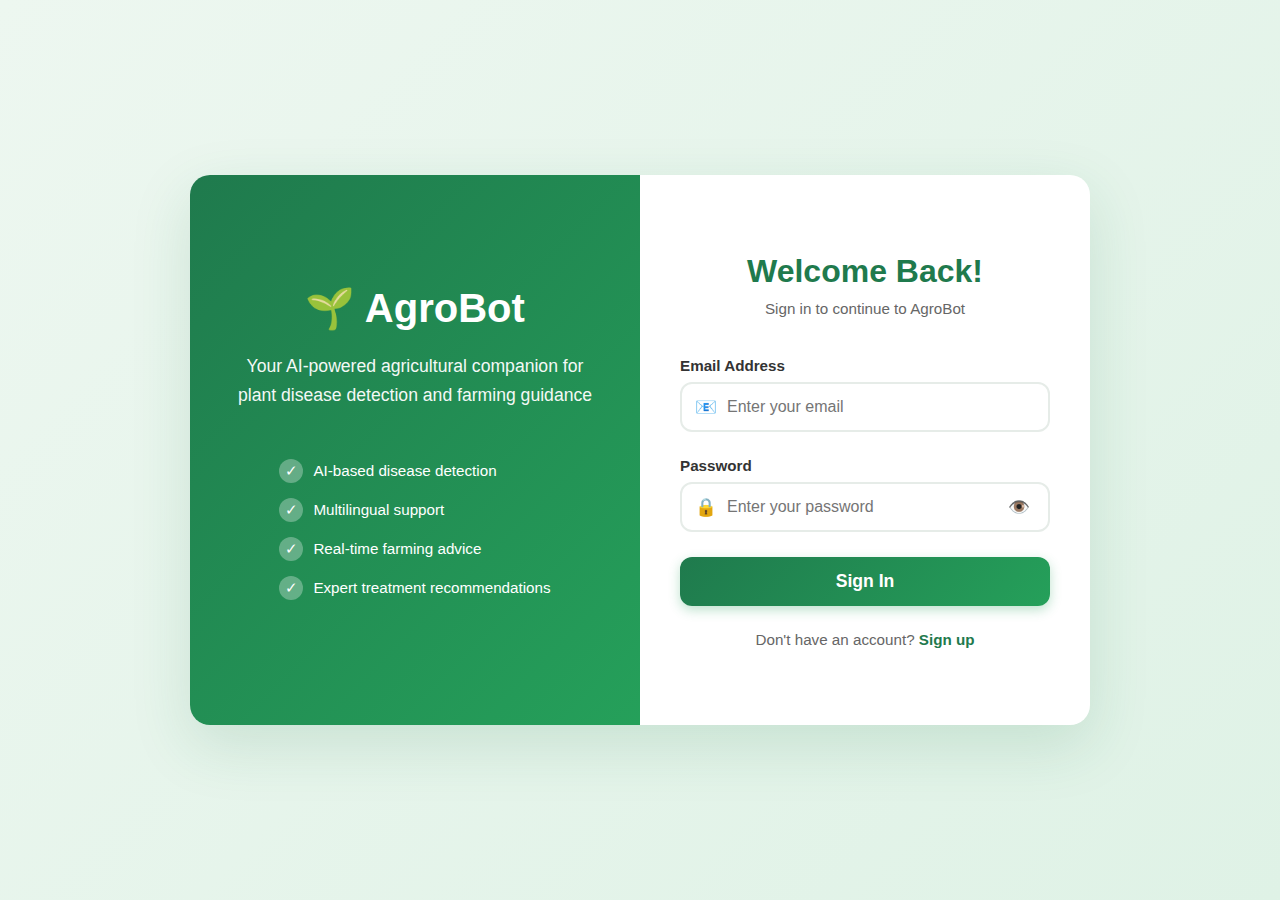
<file: templates/login.html>
<!DOCTYPE html>
<html lang="en">

<head>
    <meta charset="UTF-8">
    <meta name="viewport" content="width=device-width, initial-scale=1.0">
    <title>AgroBot Universal - Login</title>
    <style>
        * {
            margin: 0;
            padding: 0;
            box-sizing: border-box;
        }

        :root {
            --primary-color: #1f7a4d;
            --secondary-color: #25a05a;
            --accent-color: #76d275;
            --white: #ffffff;
            --text-dark: #333333;
            --text-light: #666666;
            --border-color: #e6ece8;
            --shadow: 0 10px 30px rgba(0, 0, 0, 0.08);
            --error-color: #f44336;
        }

        body {
            font-family: 'Segoe UI', Tahoma, Geneva, Verdana, sans-serif;
            background: linear-gradient(135deg, #edf7f0 0%, #dff2e6 100%);
            display: flex;
            justify-content: center;
            align-items: center;
            min-height: 100vh;
            padding: 20px;
        }

        .auth-container {
            background: var(--white);
            border-radius: 20px;
            box-shadow: 0 20px 60px rgba(31, 122, 77, 0.15);
            overflow: hidden;
            width: 100%;
            max-width: 900px;
            display: grid;
            grid-template-columns: 1fr 1fr;
            min-height: 550px;
        }

        .auth-left {
            background: linear-gradient(135deg, var(--primary-color), var(--secondary-color));
            padding: 60px 40px;
            color: var(--white);
            display: flex;
            flex-direction: column;
            justify-content: center;
            align-items: center;
            text-align: center;
        }

        .auth-left h1 {
            font-size: 2.5em;
            margin-bottom: 20px;
            display: flex;
            align-items: center;
            gap: 15px;
        }

        .auth-left p {
            font-size: 1.1em;
            line-height: 1.6;
            opacity: 0.95;
            margin-bottom: 30px;
        }

        .feature-list {
            text-align: left;
            margin-top: 20px;
        }

        .feature-item {
            display: flex;
            align-items: center;
            gap: 10px;
            margin-bottom: 15px;
            font-size: 0.95em;
        }

        .feature-item::before {
            content: "✓";
            background: rgba(255, 255, 255, 0.3);
            width: 24px;
            height: 24px;
            border-radius: 50%;
            display: flex;
            align-items: center;
            justify-content: center;
            flex-shrink: 0;
        }

        .auth-right {
            padding: 60px 40px;
            display: flex;
            flex-direction: column;
            justify-content: center;
        }

        .auth-header {
            text-align: center;
            margin-bottom: 40px;
        }

        .auth-header h2 {
            color: var(--primary-color);
            font-size: 2em;
            margin-bottom: 10px;
        }

        .auth-header p {
            color: var(--text-light);
            font-size: 0.95em;
        }

        .form-group {
            margin-bottom: 25px;
        }

        .form-group label {
            display: block;
            color: var(--text-dark);
            font-weight: 600;
            margin-bottom: 8px;
            font-size: 0.95em;
        }

        .input-wrapper {
            position: relative;
        }

        .input-icon {
            position: absolute;
            left: 15px;
            top: 50%;
            transform: translateY(-50%);
            color: var(--text-light);
            font-size: 1.1em;
        }

        .form-input {
            width: 100%;
            padding: 14px 45px;
            border: 2px solid var(--border-color);
            border-radius: 12px;
            font-size: 1em;
            transition: all 0.3s ease;
            outline: none;
        }

        .form-input:focus {
            border-color: var(--secondary-color);
            box-shadow: 0 0 0 3px rgba(37, 160, 90, 0.1);
        }

        .form-input.error {
            border-color: var(--error-color);
        }

        .error-message {
            color: var(--error-color);
            font-size: 0.85em;
            margin-top: 5px;
            display: none;
        }

        .error-message.show {
            display: block;
        }

        .password-toggle {
            position: absolute;
            right: 15px;
            top: 50%;
            transform: translateY(-50%);
            background: none;
            border: none;
            color: var(--text-light);
            cursor: pointer;
            font-size: 1.1em;
            padding: 5px;
        }

        .checkbox-group {
            display: flex;
            align-items: center;
            gap: 8px;
            margin-bottom: 25px;
        }

        .checkbox-group input[type="checkbox"] {
            width: 18px;
            height: 18px;
            cursor: pointer;
        }

        .checkbox-group label {
            color: var(--text-light);
            font-size: 0.9em;
            cursor: pointer;
        }

        .btn-primary {
            width: 100%;
            padding: 14px;
            background: linear-gradient(135deg, var(--primary-color), var(--secondary-color));
            color: var(--white);
            border: none;
            border-radius: 12px;
            font-size: 1.1em;
            font-weight: 600;
            cursor: pointer;
            transition: all 0.3s ease;
            box-shadow: 0 4px 12px rgba(37, 160, 90, 0.3);
        }

        .btn-primary:hover {
            transform: translateY(-2px);
            box-shadow: 0 6px 16px rgba(37, 160, 90, 0.4);
        }

        .btn-primary:active {
            transform: translateY(0);
        }

        .demo-login-btn {
            width: 100%;
            padding: 14px;
            background: #5c6bc0;
            color: white;
            border: none;
            border-radius: 12px;
            font-size: 1.1em;
            font-weight: 600;
            cursor: pointer;
            margin-top: 15px;
            transition: all 0.3s ease;
            text-align: center;
        }

        .demo-login-btn:hover {
            background: #3f51b5;
            transform: translateY(-2px);
        }

        .auth-switch {
            text-align: center;
            margin-top: 25px;
            color: var(--text-light);
            font-size: 0.95em;
        }

        .auth-switch a {
            color: var(--primary-color);
            text-decoration: none;
            font-weight: 600;
            cursor: pointer;
        }

        .auth-switch a:hover {
            color: var(--secondary-color);
            text-decoration: underline;
        }

        .divider {
            display: flex;
            align-items: center;
            gap: 15px;
            margin: 25px 0;
            color: var(--text-light);
            font-size: 0.9em;
        }

        .divider::before,
        .divider::after {
            content: "";
            flex: 1;
            height: 1px;
            background: var(--border-color);
        }

        .social-login {
            display: grid;
            grid-template-columns: 1fr 1fr;
            gap: 15px;
        }

        .social-btn {
            padding: 12px;
            border: 2px solid var(--border-color);
            border-radius: 12px;
            background: var(--white);
            cursor: pointer;
            transition: all 0.3s ease;
            font-size: 0.95em;
            font-weight: 600;
            color: var(--text-dark);
            display: flex;
            align-items: center;
            justify-content: center;
            gap: 8px;
        }

        .social-btn:hover {
            border-color: var(--secondary-color);
            background: rgba(37, 160, 90, 0.05);
        }

        .hidden {
            display: none;
        }

        @media (max-width: 768px) {
            .auth-container {
                grid-template-columns: 1fr;
                max-width: 500px;
            }

            .auth-left {
                padding: 40px 30px;
                min-height: auto;
            }

            .auth-left h1 {
                font-size: 2em;
            }

            .feature-list {
                display: none;
            }

            .auth-right {
                padding: 40px 30px;
            }

            .social-login {
                grid-template-columns: 1fr;
            }
        }

        .loading {
            display: inline-block;
            width: 16px;
            height: 16px;
            border: 3px solid rgba(255, 255, 255, 0.3);
            border-radius: 50%;
            border-top-color: var(--white);
            animation: spin 1s ease-in-out infinite;
        }

        @keyframes spin {
            to {
                transform: rotate(360deg);
            }
        }
    </style>
</head>

<body>
    <div class="auth-container">
        <!-- Left Panel -->
        <div class="auth-left">
            <h1>🌱 AgroBot</h1>
            <p>Your AI-powered agricultural companion for plant disease detection and farming guidance</p>

            <div class="feature-list">
                <div class="feature-item">AI-based disease detection</div>
                <div class="feature-item">Multilingual support</div>
                <div class="feature-item">Real-time farming advice</div>
                <div class="feature-item">Expert treatment recommendations</div>
            </div>
        </div>

        <!-- Right Panel - Sign In Form -->
        <div class="auth-right">
            <div id="signin-form">
                <div class="auth-header">
                    <h2>Welcome Back!</h2>
                    <p>Sign in to continue to AgroBot</p>
                </div>

                <form id="signin-form-element">
                    <div class="form-group">
                        <label for="signin-email">Email Address</label>
                        <div class="input-wrapper">
                            <span class="input-icon">📧</span>
                            <input type="email" id="signin-email" class="form-input" placeholder="Enter your email"
                                required>
                        </div>
                        <span class="error-message" id="signin-email-error"></span>
                    </div>

                    <div class="form-group">
                        <label for="signin-password">Password</label>
                        <div class="input-wrapper">
                            <span class="input-icon">🔒</span>
                            <input type="password" id="signin-password" class="form-input"
                                placeholder="Enter your password" required>
                            <button type="button" class="password-toggle"
                                onclick="togglePassword('signin-password')">👁️</button>
                        </div>
                        <span class="error-message" id="signin-password-error"></span>
                    </div>

                    <button type="submit" class="btn-primary">Sign In</button>
                </form>

                <div class="auth-switch">
                    Don't have an account? <a onclick="showSignUp()">Sign up</a>
                </div>
            </div>

            <!-- Sign Up Form (Initially Hidden) -->
            <div id="signup-form" class="hidden">
                <div class="auth-header">
                    <h2>Create Account</h2>
                    <p>Join AgroBot to get started</p>
                </div>

                <form id="signup-form-element">
                    <div class="form-group">
                        <label for="signup-name">Full Name</label>
                        <div class="input-wrapper">
                            <span class="input-icon">👤</span>
                            <input type="text" id="signup-name" class="form-input" placeholder="Enter your full name"
                                required>
                        </div>
                        <span class="error-message" id="signup-name-error"></span>
                    </div>

                    <div class="form-group">
                        <label for="signup-email">Email Address</label>
                        <div class="input-wrapper">
                            <span class="input-icon">📧</span>
                            <input type="email" id="signup-email" class="form-input" placeholder="Enter your email"
                                required>
                        </div>
                        <span class="error-message" id="signup-email-error"></span>
                    </div>

                    <div class="form-group">
                        <label for="signup-password">Password</label>
                        <div class="input-wrapper">
                            <span class="input-icon">🔒</span>
                            <input type="password" id="signup-password" class="form-input"
                                placeholder="Create a password" required>
                            <button type="button" class="password-toggle"
                                onclick="togglePassword('signup-password')">👁️</button>
                        </div>
                        <span class="error-message" id="signup-password-error"></span>
                    </div>

                    <div class="form-group">
                        <label for="signup-confirm-password">Confirm Password</label>
                        <div class="input-wrapper">
                            <span class="input-icon">🔒</span>
                            <input type="password" id="signup-confirm-password" class="form-input"
                                placeholder="Confirm your password" required>
                            <button type="button" class="password-toggle"
                                onclick="togglePassword('signup-confirm-password')">👁️</button>
                        </div>
                        <span class="error-message" id="signup-confirm-password-error"></span>
                    </div>

                    <div class="checkbox-group">
                        <input type="checkbox" id="terms">
                        <label for="terms">I agree to the Terms & Conditions</label>
                    </div>


                    <button type="submit" class="btn-primary">Create Account</button>
                </form>

                <div class="auth-switch">
                    Already have an account? <a onclick="showSignIn()">Sign in</a>
                </div>
            </div>
        </div>
    </div>

    <script>
        function showSignUp() {
            document.getElementById('signin-form').classList.add('hidden');
            document.getElementById('signup-form').classList.remove('hidden');
        }

        function showSignIn() {
            document.getElementById('signup-form').classList.add('hidden');
            document.getElementById('signin-form').classList.remove('hidden');
        }

        function togglePassword(inputId) {
            const input = document.getElementById(inputId);
            const button = input.nextElementSibling;

            if (input.type === 'password') {
                input.type = 'text';
                button.textContent = '🙈';
            } else {
                input.type = 'password';
                button.textContent = '👁️';
            }
        }

        function validateEmail(email) {
            const re = /^[^\s@]+@[^\s@]+\.[^\s@]+$/;
            return re.test(email);
        }

        function validatePassword(password) {
            return password.length >= 6;
        }

        // Sign In Form Submission
        document.getElementById('signin-form-element').addEventListener('submit', async (e) => {
            e.preventDefault();

            const email = document.getElementById('signin-email').value;
            const password = document.getElementById('signin-password').value;
            const button = e.target.querySelector('.btn-primary');

            // Clear previous errors
            document.querySelectorAll('.error-message').forEach(el => {
                el.classList.remove('show');
                el.textContent = '';
            });
            document.querySelectorAll('.form-input').forEach(el => {
                el.classList.remove('error');
            });

            // Validation
            let hasError = false;

            if (!validateEmail(email)) {
                document.getElementById('signin-email').classList.add('error');
                document.getElementById('signin-email-error').textContent = 'Please enter a valid email';
                document.getElementById('signin-email-error').classList.add('show');
                hasError = true;
            }

            if (!validatePassword(password)) {
                document.getElementById('signin-password').classList.add('error');
                document.getElementById('signin-password-error').textContent = 'Password must be at least 6 characters';
                document.getElementById('signin-password-error').classList.add('show');
                hasError = true;
            }

            if (hasError) return;

            // Show loading
            const originalText = button.textContent;
            button.innerHTML = '<span class="loading"></span> Signing in...';
            button.disabled = true;

            try {
                // Login with email and password
                const response = await fetch('/login', {
                    method: 'POST',
                    headers: { 'Content-Type': 'application/json' },
                    body: JSON.stringify({
                        email: email,
                        password: password
                    })
                });

                const data = await response.json();

                if (response.ok && data.success) {
                    // Redirect to main app
                    window.location.href = '/';
                } else {
                    throw new Error(data.error || 'Invalid email or password');
                }
            } catch (error) {
                alert('Sign in failed: ' + error.message);
                button.textContent = originalText;
                button.disabled = false;
            }
        });

        // Sign Up Form Submission
        document.getElementById('signup-form-element').addEventListener('submit', async (e) => {
            e.preventDefault();

            const name = document.getElementById('signup-name').value.trim();
            const email = document.getElementById('signup-email').value.trim();
            const password = document.getElementById('signup-password').value;
            const confirmPassword = document.getElementById('signup-confirm-password').value;
            const terms = document.getElementById('terms').checked;
            const button = e.target.querySelector('.btn-primary');

            // Clear previous errors
            document.querySelectorAll('.error-message').forEach(el => {
                el.classList.remove('show');
                el.textContent = '';
            });
            document.querySelectorAll('.form-input').forEach(el => {
                el.classList.remove('error');
            });

            // Validation
            let hasError = false;

            if (name.length < 2) {
                document.getElementById('signup-name').classList.add('error');
                document.getElementById('signup-name-error').textContent = 'Name must be at least 2 characters';
                document.getElementById('signup-name-error').classList.add('show');
                hasError = true;
            }

            if (!validateEmail(email)) {
                document.getElementById('signup-email').classList.add('error');
                document.getElementById('signup-email-error').textContent = 'Please enter a valid email';
                document.getElementById('signup-email-error').classList.add('show');
                hasError = true;
            }

            if (!validatePassword(password)) {
                document.getElementById('signup-password').classList.add('error');
                document.getElementById('signup-password-error').textContent = 'Password must be at least 6 characters';
                document.getElementById('signup-password-error').classList.add('show');
                hasError = true;
            }

            if (password !== confirmPassword) {
                document.getElementById('signup-confirm-password').classList.add('error');
                document.getElementById('signup-confirm-password-error').textContent = 'Passwords do not match';
                document.getElementById('signup-confirm-password-error').classList.add('show');
                hasError = true;
            }

            if (!terms) {
                alert('Please accept the Terms & Conditions');
                hasError = true;
            }

            if (hasError) return;

            // Show loading
            const originalText = button.textContent;
            button.innerHTML = '<span class="loading"></span> Creating account...';
            button.disabled = true;

            try {
                // Register the user with all required fields
                const registerResponse = await fetch('/register', {
                    method: 'POST',
                    headers: { 'Content-Type': 'application/json' },
                    body: JSON.stringify({
                        name: name,
                        email: email,
                        password: password
                    })
                });

                const registerData = await registerResponse.json();

                if (registerResponse.ok && registerData.success) {
                    // Registration successful - redirect to main app
                    window.location.href = '/';
                } else {
                    throw new Error(registerData.error || 'Registration failed');
                }
            } catch (error) {
                alert('Registration failed: ' + error.message);
                button.textContent = originalText;
                button.disabled = false;
            }
        });
    </script>
</body>

</html>
</file>
